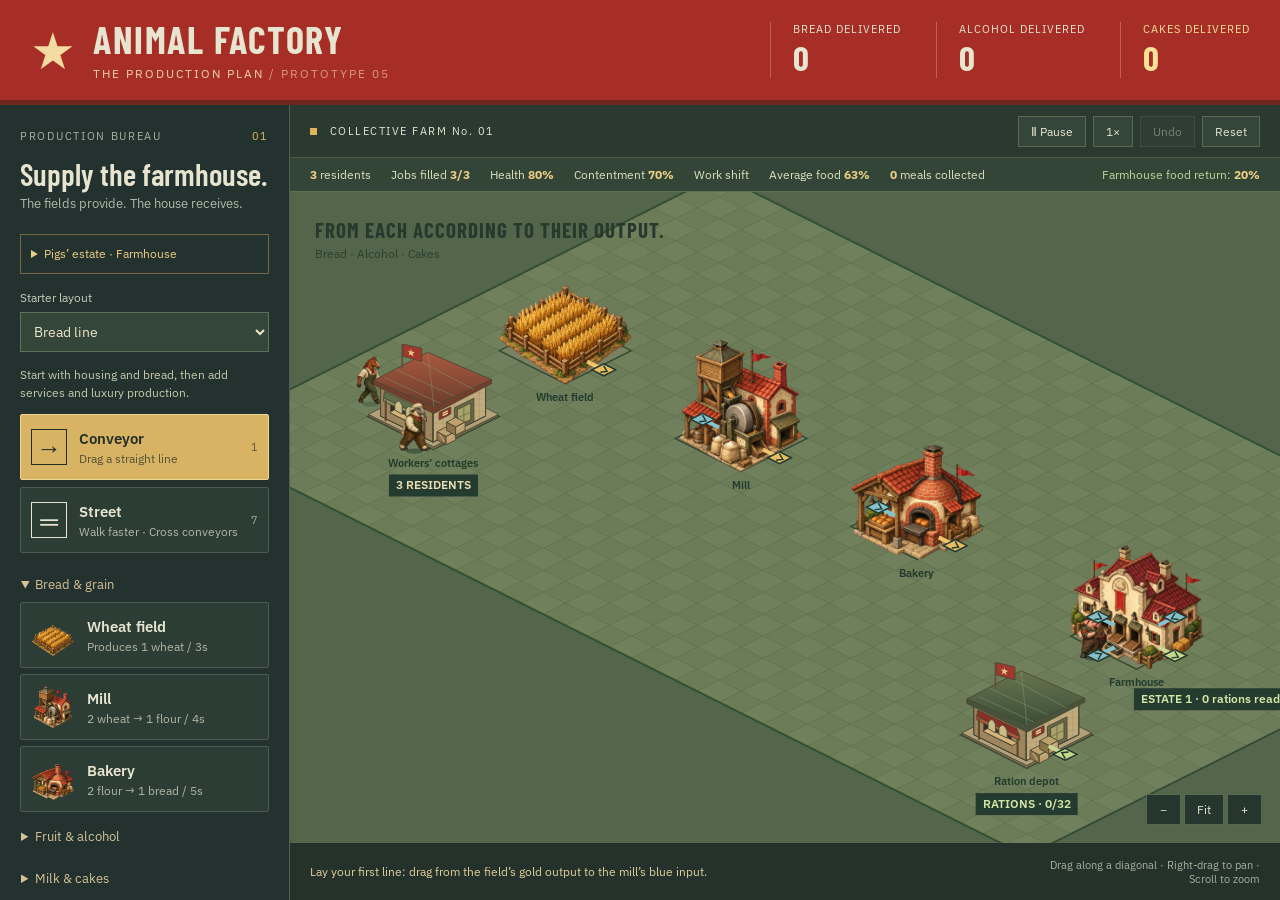
<file: index.html>
<!doctype html>
<html lang="en">
<head>
  <meta charset="UTF-8"><meta name="viewport" content="width=device-width, initial-scale=1">
  <title>Animal Factory — The production plan</title>
  <meta name="description" content="Build a farm production line. Connect fields, mills, ovens, presses and dairies with conveyors to supply bread, alcohol and cakes.">
  <link rel="stylesheet" href="style.css">
</head>
<body>
<header><div class="brand"><span class="star">★</span><div><h1>ANIMAL FACTORY</h1><p>THE PRODUCTION PLAN <span> / PROTOTYPE 05</span></p></div></div><div class="totals"><div><small>BREAD DELIVERED</small><strong id="bread">0</strong></div><div><small>ALCOHOL DELIVERED</small><strong id="alcohol">0</strong></div><div class="bread-total"><small>CAKES DELIVERED</small><strong id="cake">0</strong></div></div></header>
<main>
<aside><div class="section-label">PRODUCTION BUREAU <span>01</span></div><h2>Supply the farmhouse.</h2><p class="intro">The fields provide. The house receives.</p>
<details class="estate-panel"><summary>Pigs’ estate · <span id="estate-level">Farmhouse</span></summary>
<p>Approval <b id="estate-approval">60%</b> · Demands <span id="estate-demand"></span></p><p>Retained goods: <span id="estate-stock"></span></p>
<label for="ration-share">Workers’ ration share</label><select id="ration-share"><option value="20">20% · Standard ration</option><option value="40">40% · Generous ration</option><option value="10">10% · Austerity</option></select>
<p id="estate-next"></p><button id="estate-expand" disabled>Expand estate</button><p id="estate-report">First allowance due at the end of day one.</p></details>
<label class="plan-label" for="plan">Starter layout</label><select id="plan"><option value="bread">Bread line</option><option value="alcohol">Alcohol line</option><option value="cakes">Cake line</option></select><p class="plan-note" id="plan-note">Start with housing and bread, then add services and luxury production.</p>
<div class="tools" role="group" aria-label="Construction tools"><button data-tool="belt" class="tool selected" aria-pressed="true"><span class="tool-icon">→</span><span><b>Conveyor</b><small>Drag a straight line</small></span><kbd>1</kbd></button>
<button data-tool="road" class="tool" aria-pressed="false"><span class="tool-icon">═</span><span><b>Street</b><small>Walk faster · Cross conveyors</small></span><kbd>7</kbd></button>
<div id="building-tools"></div>
<div class="secondary-tools"><button data-tool="inspect" aria-pressed="false">Inspect <kbd>5</kbd></button><button data-tool="erase" aria-pressed="false">Remove <kbd>6</kbd></button></div></div>
<div class="rotation"><span>Output direction <b id="direction">SE ↘</b></span><button id="rotate" title="Rotate clockwise (R)">Rotate <kbd>R</kbd></button></div>
<section class="inspector" aria-live="polite"><div class="section-label">BUILDING REPORT</div><h3 id="inspect-title">Conveyor</h3><p id="inspect-description">Drag between tiles. Lines snap along the two diagonal grid axes. The drag sets travel direction.</p><div id="inspect-detail"></div></section>
<div class="legend"><span><i class="in"></i>Input</span><span><i class="out"></i>Output</span><span><i class="ration"></i>Rations</span><span>3 × 3 buildings · One port per ingredient</span></div>
<button id="example" class="example">Connect the example <span>↗</span></button><p class="helper">Connect gold outputs to blue inputs. The farmhouse's green outlet returns the workers’ selected food share. Open Pigs’ estate to change the policy or expand the estate. Send rations to a depot to stockpile food. Keep open ground beside it for workers; accessible belt ends still work too.</p>
<a class="asset-link" href="sprites.html" target="_blank">View the character &amp; machine sheets ↗</a>
</aside>
<section class="workspace" aria-label="Farm construction map"><div class="map-bar"><span><i></i> COLLECTIVE FARM No. 01</span><div><button id="pause" aria-label="Pause simulation">Ⅱ Pause</button><button id="speed" aria-label="Change simulation speed">1×</button><button id="undo" disabled>Undo</button><button id="reset">Reset</button></div></div>
<div class="workforce-bar"><span><b id="worker-count">0</b> residents</span><span>Jobs filled <b id="jobs">0/0</b></span><span>Health <b id="health">—</b></span><span>Contentment <b id="contentment">—</b></span><span id="shift">Work shift</span><span>Average food <b id="worker-food">—</b></span><span><b id="worker-meals">0</b> meals collected</span><span class="ration-rule">Farmhouse food return: <b id="share-label">20%</b></span></div>
<div class="canvas-wrap"><canvas id="farm" tabindex="0" aria-label="Farm map. Select a tool, then click to place a 3 by 3 building or drag to lay a straight conveyor. The grid is isometric. Drag along either diagonal to build. Use R to rotate output direction, arrow keys to pan, and plus or minus to zoom."></canvas><div class="map-note"><b>FROM EACH ACCORDING TO THEIR OUTPUT.</b><span>Bread · Alcohol · Cakes</span></div><div class="zoom-controls"><button id="zoom-out" aria-label="Zoom out">−</button><button id="fit">Fit</button><button id="zoom-in" aria-label="Zoom in">+</button></div></div>
<footer><span id="message" role="status">Lay your first line: drag from the field’s gold output to the mill’s blue input.</span><span class="map-help">Drag along a diagonal · Right-drag to pan · Scroll to zoom</span></footer>
</section>
</main>
<script type="module" src="app.js"></script>
</body></html>
</file>
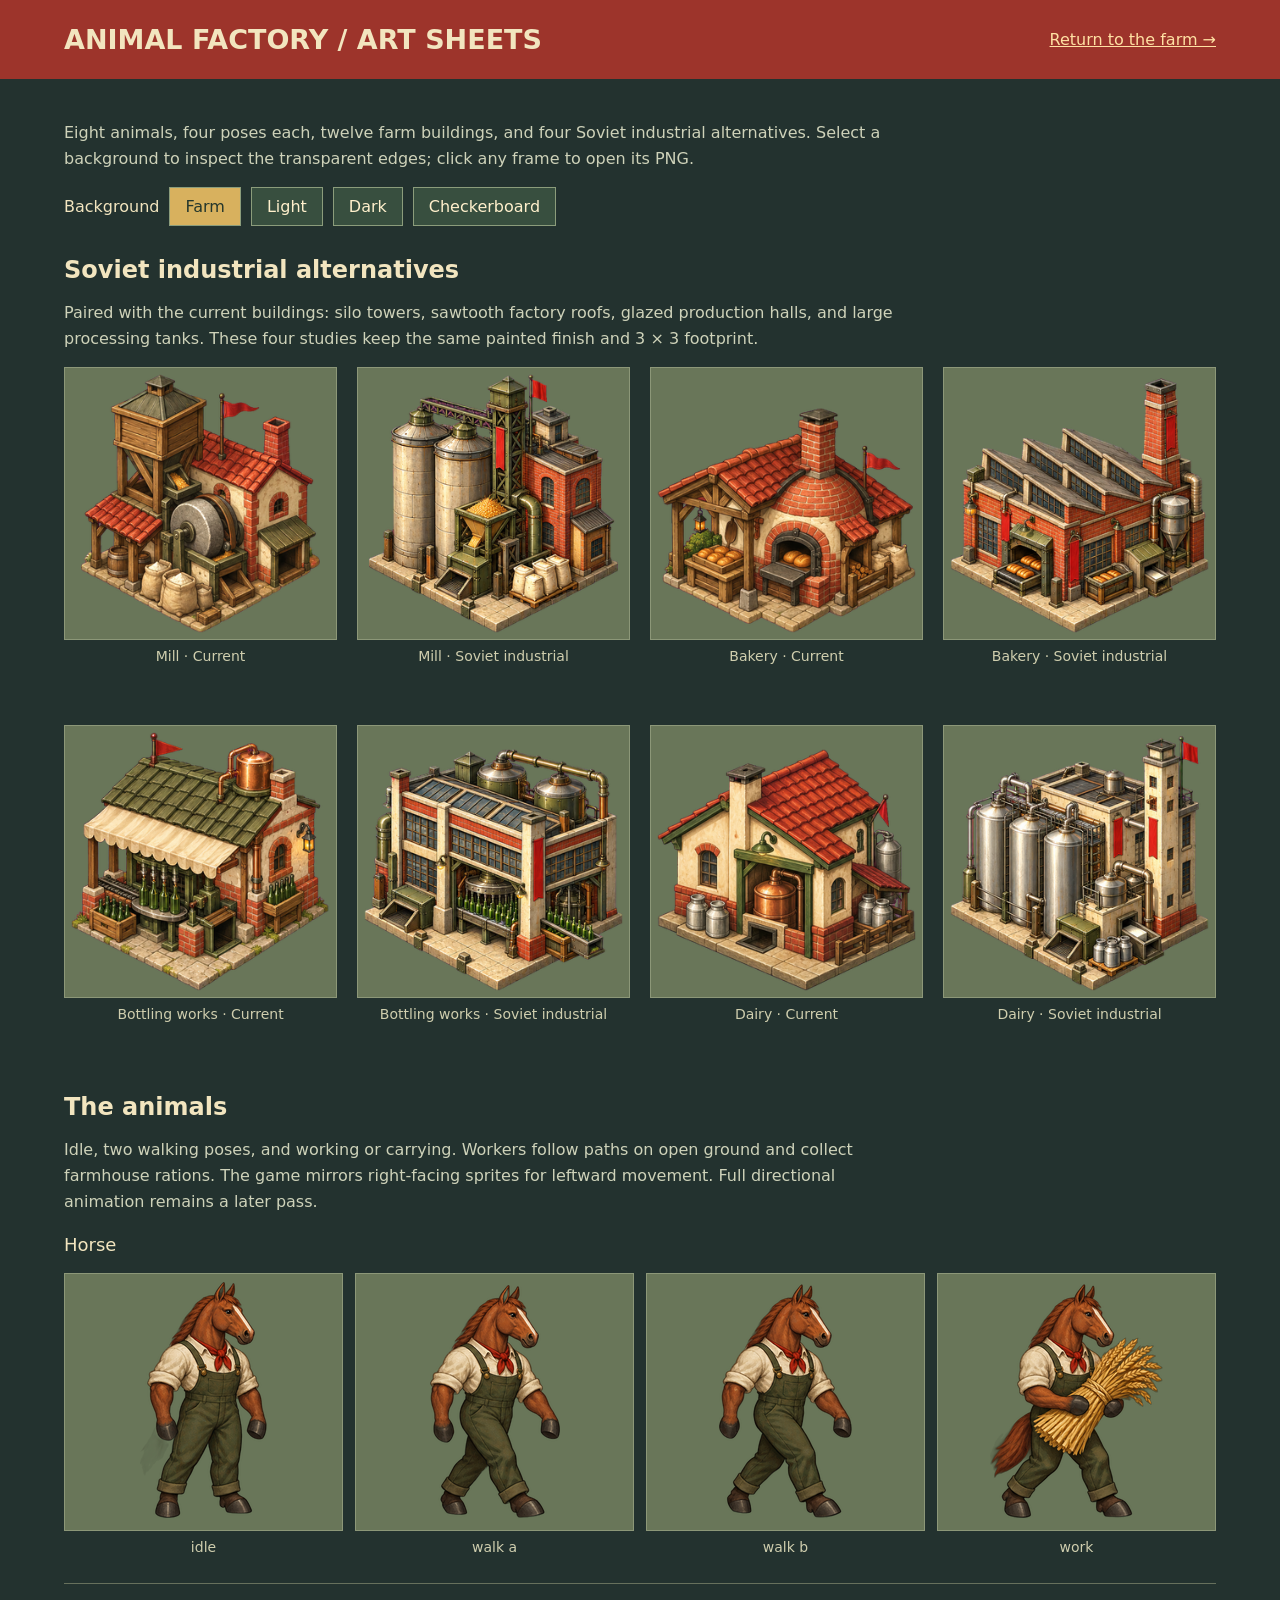
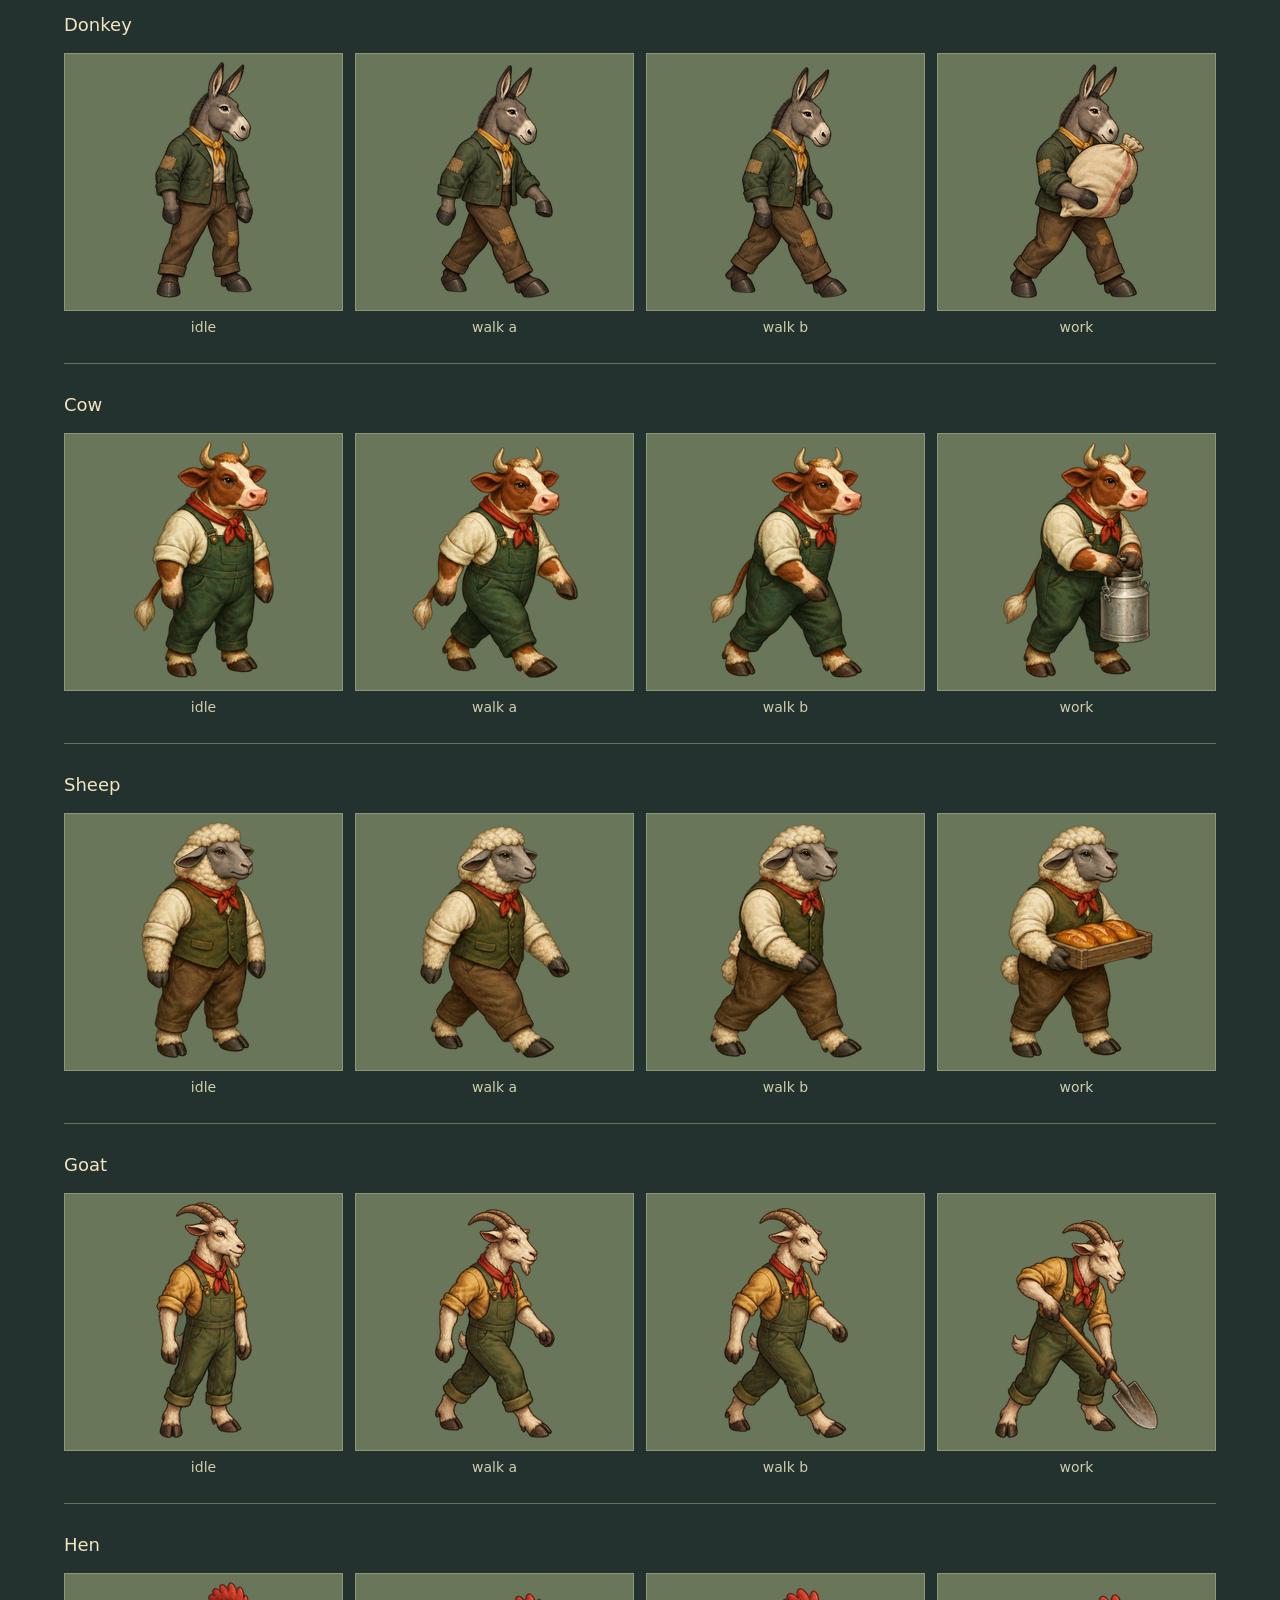
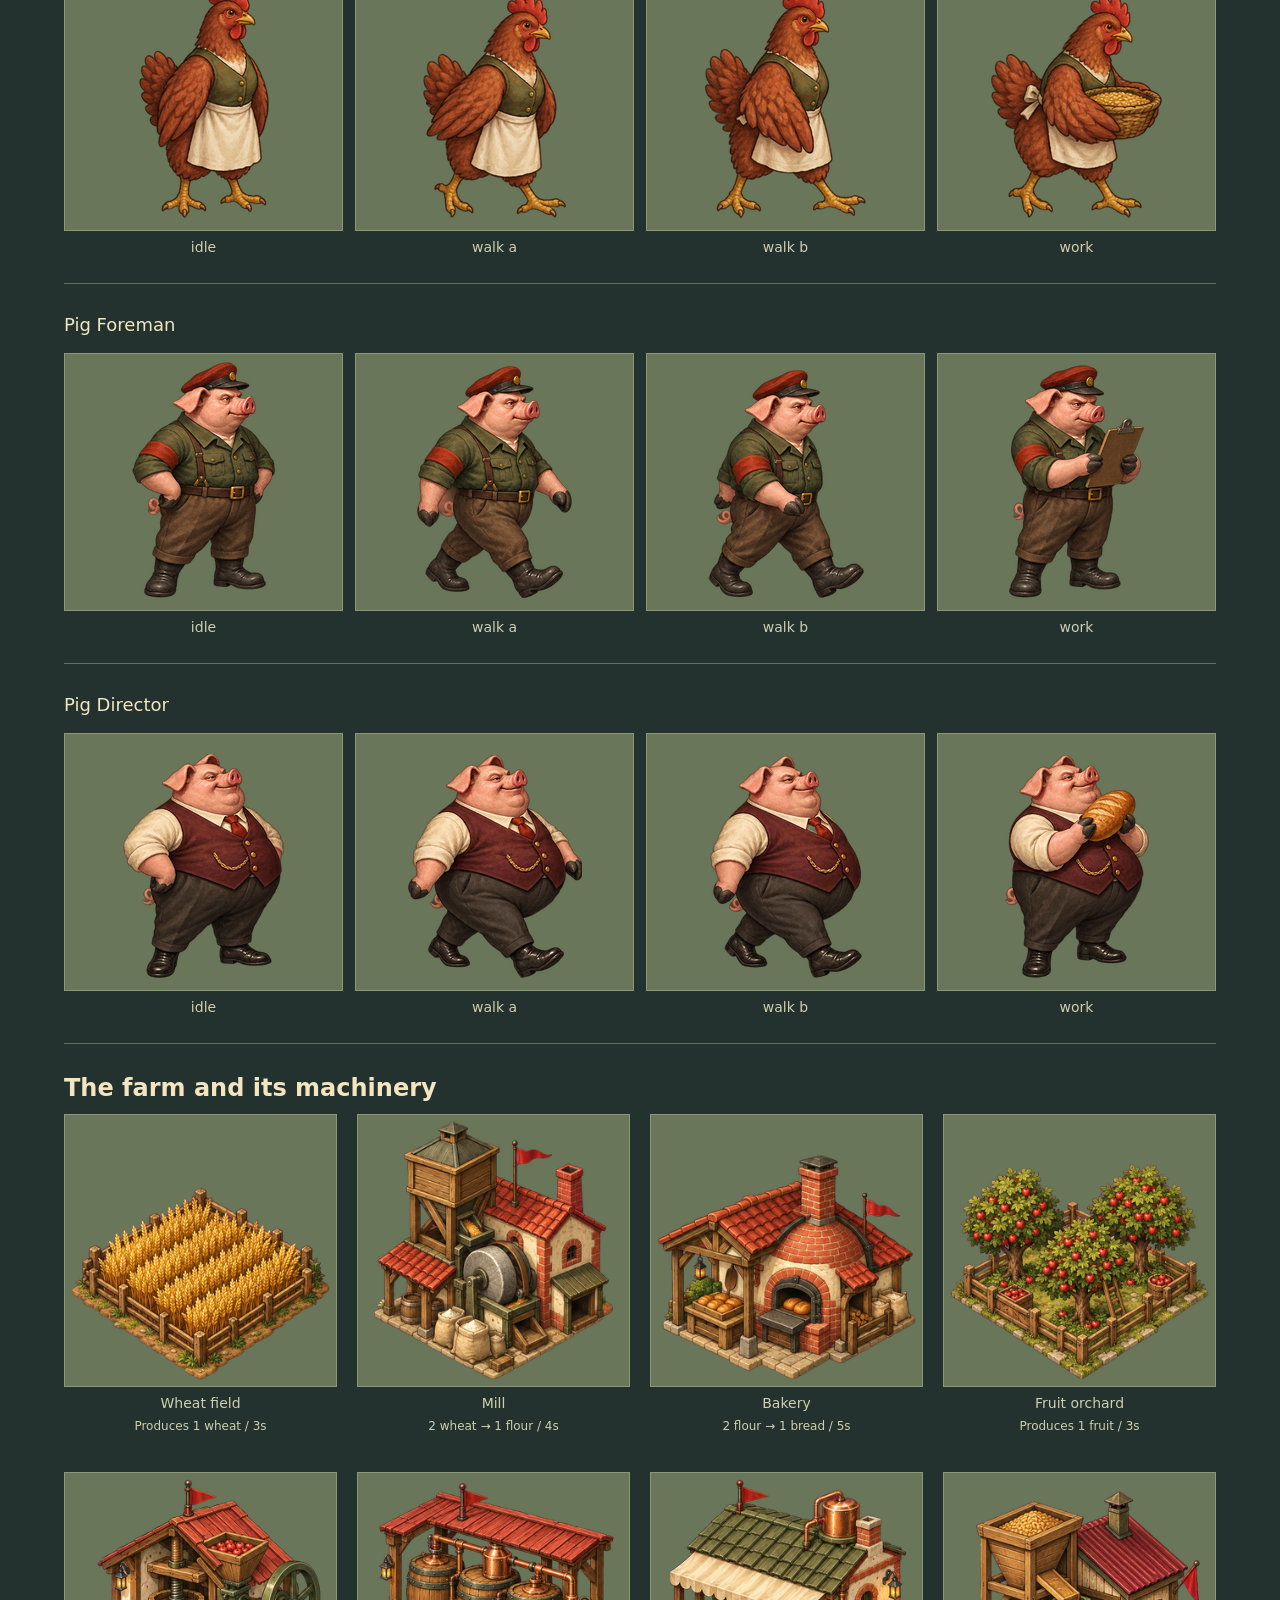
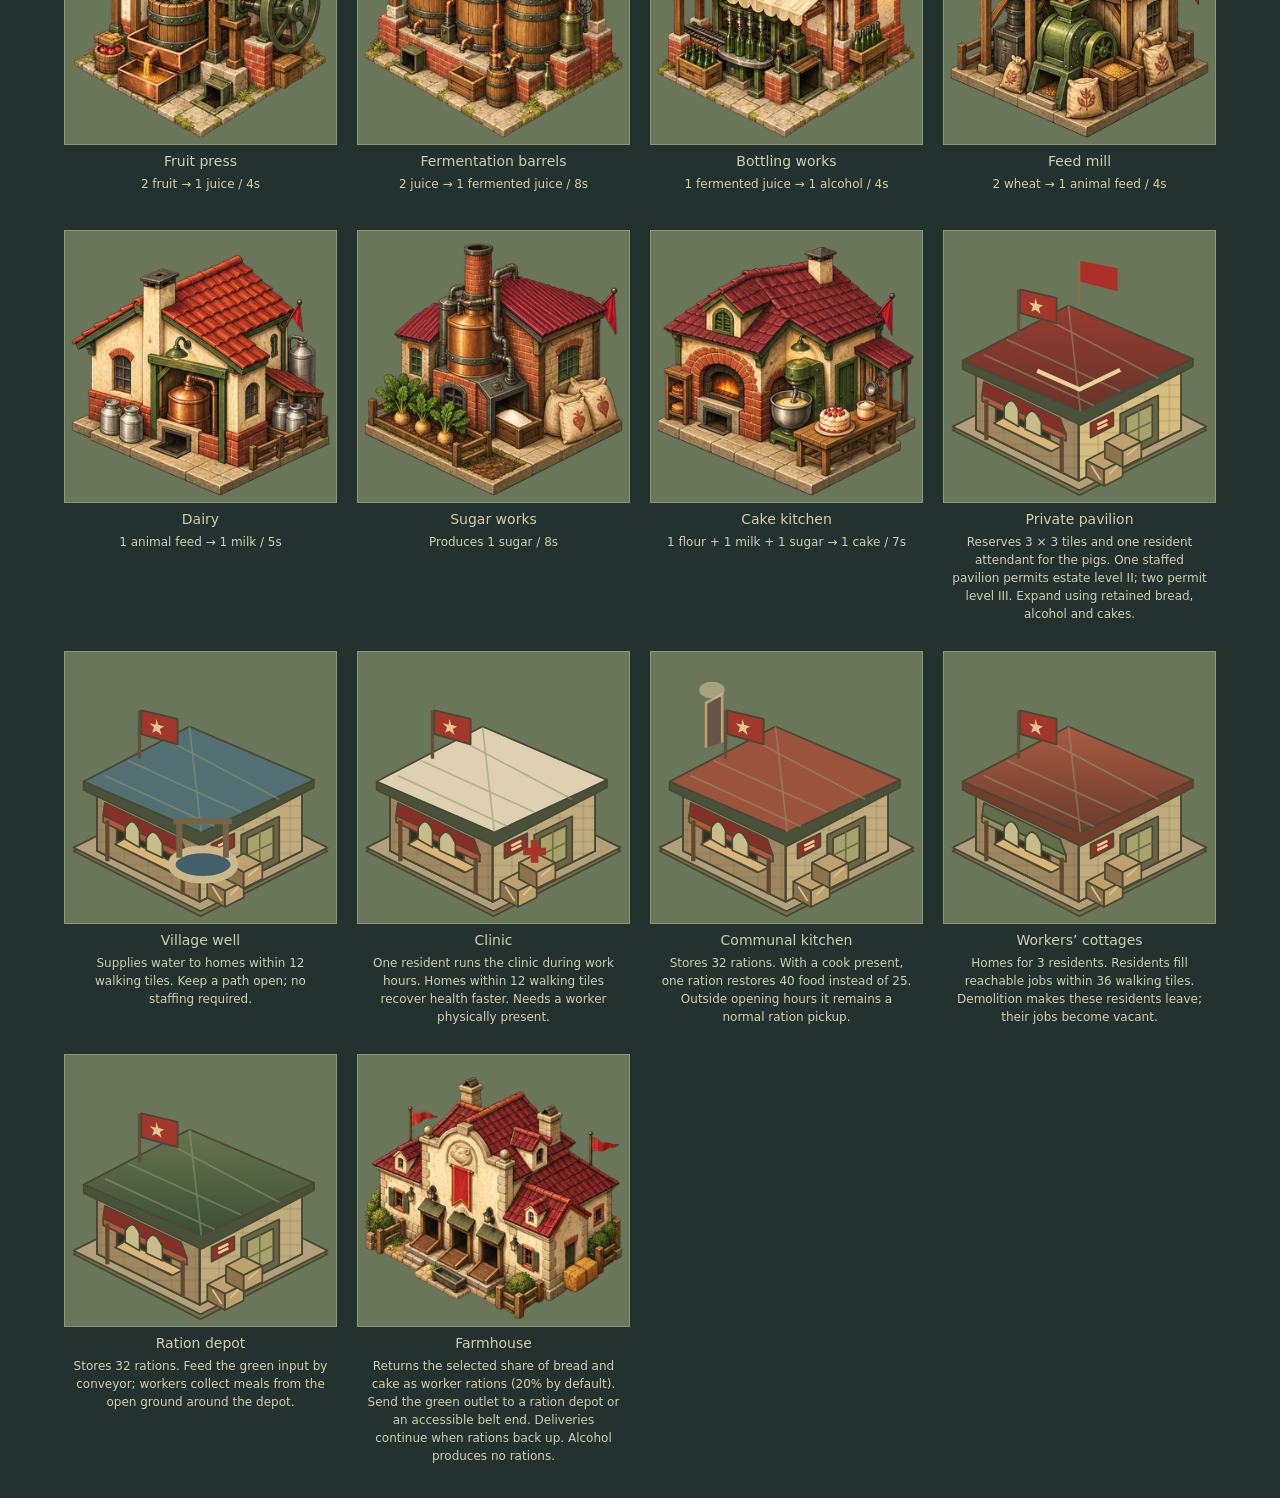
<file: sprites.html>
<!doctype html>
<html lang="en"><head><meta charset="utf-8"><meta name="viewport" content="width=device-width,initial-scale=1"><title>Animal Factory — Sprite sheets</title>
<style>
*{box-sizing:border-box}body{margin:0;background:#23322f;color:#f2e5bf;font:16px system-ui,sans-serif}header{background:#9d342b;padding:24px 5vw;display:flex;align-items:center;justify-content:space-between;gap:20px}h1{font-size:27px;margin:0}a{color:#ffe1a3}main{padding:25px 5vw;max-width:1600px;margin:auto}h2{font-size:24px;margin:30px 0 12px}p{max-width:850px;line-height:1.6;color:#ced2b9}.controls{display:flex;gap:10px;align-items:center;flex-wrap:wrap}button{background:#384f3f;color:#fff0cc;border:1px solid #8b9c7b;padding:9px 15px;font:inherit;cursor:pointer}button[aria-pressed=true]{background:#d8b15e;color:#25372c}.row{margin:20px 0 30px;border-bottom:1px solid #66705c;padding-bottom:20px}.row h3{font-size:18px;font-weight:500;text-transform:capitalize}.frames{display:grid;grid-template-columns:repeat(4,minmax(0,1fr));gap:12px}.frame{margin:0;text-align:center}.surface{background:#697659;border:1px solid #8c9778;min-height:200px;display:flex;align-items:end;justify-content:center}.surface img{display:block;max-width:100%;height:256px;object-fit:contain}.frame figcaption{padding:8px;font-size:14px;color:#cfceae}.machines{display:grid;grid-template-columns:repeat(4,minmax(0,1fr));gap:20px}.machines img{height:auto;width:100%}.machines figcaption{min-height:65px}.machines small{display:block;margin-top:6px;font-size:12px;line-height:1.5}[data-bg=light] .surface{background:#f0ead8}[data-bg=dark] .surface{background:#111c1b}[data-bg=grid] .surface{background:repeating-conic-gradient(#bac0b8 0% 25%,#e7e9df 0% 50%) 0 0/24px 24px}@media(max-width:650px){header{display:block}header a{display:block;margin-top:12px}.frames,.machines{grid-template-columns:repeat(2,minmax(0,1fr))}.surface img{height:210px}.machines img{height:auto}.controls{font-size:14px}}
</style></head><body><header><h1>ANIMAL FACTORY / ART SHEETS</h1><a href="index.html">Return to the farm →</a></header><main>
<p>Eight animals, four poses each, twelve farm buildings, and four Soviet industrial alternatives. Select a background to inspect the transparent edges; click any frame to open its PNG.</p>
<div class="controls" role="group" aria-label="Sprite preview background"><span>Background</span><button data-bg="farm" aria-pressed="true">Farm</button><button data-bg="light" aria-pressed="false">Light</button><button data-bg="dark" aria-pressed="false">Dark</button><button data-bg="grid" aria-pressed="false">Checkerboard</button></div>
<h2 id="industrial">Soviet industrial alternatives</h2><p>Paired with the current buildings: silo towers, sawtooth factory roofs, glazed production halls, and large processing tanks. These four studies keep the same painted finish and 3 × 3 footprint.</p><div id="industrial-machines" class="machines"></div>
<h2>The animals</h2><p>Idle, two walking poses, and working or carrying. Workers follow paths on open ground and collect farmhouse rations. The game mirrors right-facing sprites for leftward movement. Full directional animation remains a later pass.</p><div id="characters"></div>
<h2>The farm and its machinery</h2><div id="machines" class="machines"></div></main><script type="module">
import {TYPES,recipeText} from './engine.js';
const names=['horse','donkey','cow','sheep','goat','hen','pig-foreman','pig-director'];
const poses=['idle','walk-a','walk-b','work'];
function figure(src,label){const f=document.createElement('figure');f.className='frame';const a=document.createElement('a');a.className='surface';a.href=src;a.target='_blank';const img=document.createElement('img');img.src=src;img.alt=label;img.loading='lazy';a.append(img);const caption=document.createElement('figcaption');caption.textContent=label;f.append(a,caption);return f;}
for(const type of ['mill','bakery','bottler','dairy']){const grid=document.querySelector('#industrial-machines');grid.append(figure(`assets/machines/${type}.png`,`${TYPES[type].name} · Current`),figure(`assets/machines/industrial/${type}.png`,`${TYPES[type].name} · Soviet industrial`));}
for(const name of names){const row=document.createElement('section');row.className='row';const h=document.createElement('h3');h.textContent=name.replaceAll('-',' ');const frames=document.createElement('div');frames.className='frames';for(const pose of poses)frames.append(figure(`assets/characters/${name}-${pose}.png`,pose.replaceAll('-',' ')));row.append(h,frames);document.querySelector('#characters').append(row);}
for(const[type,t]of Object.entries(TYPES)){const f=figure(`assets/machines/${t.sprite||type+'.png'}`,t.name),desc=document.createElement('small');desc.textContent=recipeText(type);f.querySelector('figcaption').append(desc);document.querySelector('#machines').append(f);}
document.querySelectorAll('button[data-bg]').forEach(b=>b.onclick=()=>{document.body.dataset.bg=b.dataset.bg;document.querySelectorAll('button[data-bg]').forEach(other=>other.setAttribute('aria-pressed',other===b));});
</script></body></html>
</file>
<file: style.css>
@import url('https://fonts.googleapis.com/css2?family=Barlow+Condensed:wght@500;600;700;800&family=IBM+Plex+Sans:wght@400;500;600&display=swap');
.ration{background:#c4d88b}
.workforce-bar{display:flex;gap:20px;align-items:center;flex-wrap:wrap;padding:9px 20px;background:#324536;border-bottom:1px solid #61714e;font-size:12px;color:#dce0c1}.workforce-bar b{color:#edce86}.ration-rule{margin-left:auto;color:#c1d49a}@media(max-width:760px){.workforce-bar{padding:7px 10px;gap:6px 15px;font-size:11px}.ration-rule{display:none}}
select{font:inherit;color:#efe7ca;background:#344539;border:1px solid #60715a;padding:9px;width:100%;margin:6px 0 14px}.plan-label{font-size:12px;color:#c6cebb}.tool-group{margin:7px 0}.tool-group summary{cursor:pointer;color:#d4c395;font-size:13px;padding:9px 1px}.tool-group .tool{margin-bottom:6px}.tool .machine-icon{width:44px;height:44px;object-fit:contain}.asset-link{display:block;color:#e1c582;font-size:12px;line-height:1.6;margin-top:15px}.building-photo{width:100%;max-height:115px;object-fit:contain}.worker-photo{height:70px;float:right}.port-list{display:flex;flex-wrap:wrap;gap:4px;margin-top:8px}.port-tag{background:#30473c;border:1px solid #668b89;padding:3px 6px;font-size:11px;color:#d5e8df}@media(max-width:760px){#building-tools{width:100%;display:flex;gap:8px;align-items:flex-start}.tool-group{flex:1;margin:0}.tool-group .tool{width:100%;margin-bottom:4px}.tool .machine-icon{width:24px;height:24px}.plan-label{align-self:center}#plan{width:auto;margin:0;flex:1}.asset-link{margin:0}.tool-group summary{font-size:12px}.building-photo,.worker-photo{display:none}}
:root{font-family:'IBM Plex Sans',sans-serif;color:#e7e5cf;background:#1d2927;font-size:14px;--red:#a62e27;--gold:#dfb657;--blue:#75b7c5;--edge:#44514a}*{box-sizing:border-box}body{margin:0}button{font:inherit;color:inherit;cursor:pointer}button:focus-visible,canvas:focus-visible{outline:3px solid #f2cc63;outline-offset:-3px}button:disabled{opacity:.4;cursor:default}header{height:105px;background:#a62e27;display:flex;align-items:center;justify-content:space-between;padding:18px 30px;border-bottom:5px solid #70251e}.brand{display:flex;align-items:center;gap:17px}.star{font-size:51px;color:#f4dba1}.brand h1{font-family:'Barlow Condensed',Impact,sans-serif;font-size:38px;letter-spacing:1.5px;line-height:1;margin:0}.brand p{font-size:12px;letter-spacing:2px;margin:8px 0 0;color:#f1d2ae}.brand p span{opacity:.65}.totals{display:flex;gap:35px}.totals>div{min-width:95px;border-left:1px solid #c26251;padding-left:22px}.totals small{display:block;font-size:11px;letter-spacing:1px}.totals strong{font-family:'Barlow Condensed',Impact,sans-serif;font-size:35px}.bread-total{color:#ffe097}main{display:flex;height:calc(100dvh - 105px);min-height:620px}aside{width:290px;flex-shrink:0;padding:24px 20px 18px;background:#23322f;border-right:1px solid #526053;overflow:auto}.section-label{font-size:11px;letter-spacing:1.7px;color:#a8b0a1;display:flex;justify-content:space-between}.section-label span{color:var(--gold)}h2{font-family:'Barlow Condensed',Impact,sans-serif;font-size:31px;margin:12px 0 3px;font-weight:600}.intro{margin:0 0 22px;color:#b1baac;font-size:13px}.tools{display:grid;gap:7px}.tool{display:flex;align-items:center;gap:12px;text-align:left;width:100%;padding:10px;border:1px solid #4c5b51;background:#2c3d36;border-radius:2px;min-height:66px}.tool:hover,.secondary-tools button:hover{background:#3b4d40}.tool.selected{background:#d7b363;color:#242e27;border-color:#efd696}.tool-icon{display:flex;align-items:center;justify-content:center;width:36px;height:36px;flex-shrink:0;font-family:'Barlow Condensed',Impact,sans-serif;font-size:25px;border:1px solid currentColor}.tool b{display:block;font-size:15px;font-weight:600}.tool small{display:block;font-size:12px;margin-top:3px;opacity:.72}.tool kbd{margin-left:auto}kbd{font:11px 'IBM Plex Sans',sans-serif;opacity:.65}.secondary-tools{display:flex;gap:7px;margin-top:3px}.secondary-tools button{flex:1;background:transparent;border:1px solid #4c5b51;padding:10px}.secondary-tools button.selected{background:#d7b363;color:#242e27}.secondary-tools kbd{margin-left:15px}.rotation{display:flex;align-items:center;justify-content:space-between;padding:14px 0;border-bottom:1px solid var(--edge);font-size:12px}.rotation b{color:var(--gold);margin-left:6px}.rotation button{background:none;border:none}.rotation kbd{margin-left:5px}.inspector{padding:18px 0 6px;min-height:159px}.inspector h3{font-family:'Barlow Condensed',Impact,sans-serif;font-size:24px;margin:8px 0}.inspector p{font-size:13px;line-height:1.6;margin:0;color:#c0c7b8}.inspector #inspect-detail{font-size:12px;color:var(--gold);margin-top:7px;line-height:1.6}.legend{display:flex;flex-wrap:wrap;gap:10px 15px;color:#b2bdac;font-size:12px;padding:14px 0;border-bottom:1px solid var(--edge)}.legend i{display:inline-block;width:9px;height:9px;margin-right:5px}.in{background:var(--blue)}.out{background:var(--gold)}.legend>span:last-child{width:100%}.example{margin-top:18px;display:flex;justify-content:space-between;width:100%;background:none;border:1px solid #97a286;padding:11px 12px}.example:hover{background:#3b4d40}.helper{font-size:12px;color:#a6b19d;line-height:1.5}.workspace{display:flex;flex:1;min-width:0;flex-direction:column}.map-bar{min-height:53px;display:flex;align-items:center;justify-content:space-between;padding:9px 20px;background:#2b3a31;border-bottom:1px solid #4c5b46;gap:12px}.map-bar>span{font-size:11px;letter-spacing:1.5px}.map-bar i{display:inline-block;width:7px;height:7px;background:var(--gold);margin-right:8px}.map-bar>div{display:flex;gap:7px}.map-bar button,.zoom-controls button{background:#34463a;border:1px solid #596950;padding:7px 12px;font-size:12px}.canvas-wrap{position:relative;flex:1;min-height:360px;overflow:hidden;background:#697659}canvas{display:block;width:100%;height:100%;touch-action:none;cursor:crosshair}.map-note{position:absolute;top:25px;left:25px;color:#26392c;pointer-events:none}.map-note b{font-family:'Barlow Condensed',Impact,sans-serif;display:block;font-size:21px;letter-spacing:1px}.map-note span{font-size:12px;display:block;margin-top:4px;opacity:.85}.zoom-controls{position:absolute;right:18px;bottom:18px;display:flex;gap:3px}.zoom-controls button{background:#24362e;min-width:35px}footer{min-height:57px;display:flex;justify-content:space-between;align-items:center;gap:12px;padding:12px 20px;background:#24322b;font-size:12px;color:#e1ce9b}footer .map-help{color:#a7b29f;text-align:right;max-width:230px;font-size:11px}@media(max-width:1100px){.totals{gap:16px}.totals>div{padding-left:13px;min-width:65px}.totals small{max-width:80px}.map-bar{flex-wrap:wrap}.map-help{display:none}aside{width:255px;padding:20px 15px}.brand h1{font-size:32px}}@media(max-width:760px){header{padding:14px 16px;height:86px}.brand{gap:9px}.brand h1{font-size:27px}.star{font-size:34px}.brand p{font-size:10px;letter-spacing:1px}.brand p span{display:none}.totals>div:not(:last-child){display:none}.totals strong{font-size:28px}.totals small{font-size:10px}main{height:auto;min-height:calc(100dvh - 86px);flex-direction:column}aside{width:100%;padding:12px;overflow:visible;display:flex;gap:10px;flex-wrap:wrap;border-right:0}.section-label,h2,.intro,.helper,.legend,.inspector{display:none}.tools{display:flex;flex-wrap:wrap;gap:5px;flex:1;min-width:100%}.tool{min-height:45px;width:auto;flex:1;padding:6px;gap:6px}.tool-icon{width:26px;height:26px;font-size:20px}.tool small,.tool kbd{display:none}.tool b{font-size:12px}.secondary-tools{width:100%;margin:0}.secondary-tools button{padding:6px;font-size:12px}.rotation{padding:0;border:0;flex:1}.example{margin:0;width:auto;font-size:12px;padding:6px;gap:8px}.workspace{height:65dvh;min-height:420px;flex:none}.map-bar{padding:8px;min-height:44px}.map-bar>span{display:none}.map-bar>div{width:100%;justify-content:flex-end}.map-note{top:14px;left:14px}.map-note b{font-size:16px}.map-note span{font-size:11px}footer{padding:10px;min-height:48px}}

.estate-panel{border:1px solid #786747;padding:10px;margin:14px 0;font-size:12px;line-height:1.5}.estate-panel summary{cursor:pointer;color:#edce86}.estate-panel p{margin:8px 0}.estate-panel button{background:#a44732;border:1px solid #ca9b66;padding:8px;width:100%}.estate-panel select{margin-bottom:0}@media(max-width:760px){.estate-panel{width:100%;margin:0}.estate-panel p{font-size:12px}#building-tools{flex-wrap:wrap}.tool-group{min-width:30%}}
.plan-note{font-size:12px;color:#c5c9ac;line-height:1.5;margin:0 0 12px}@media(max-width:760px){.plan-note{width:100%;margin:0}}
</file>
